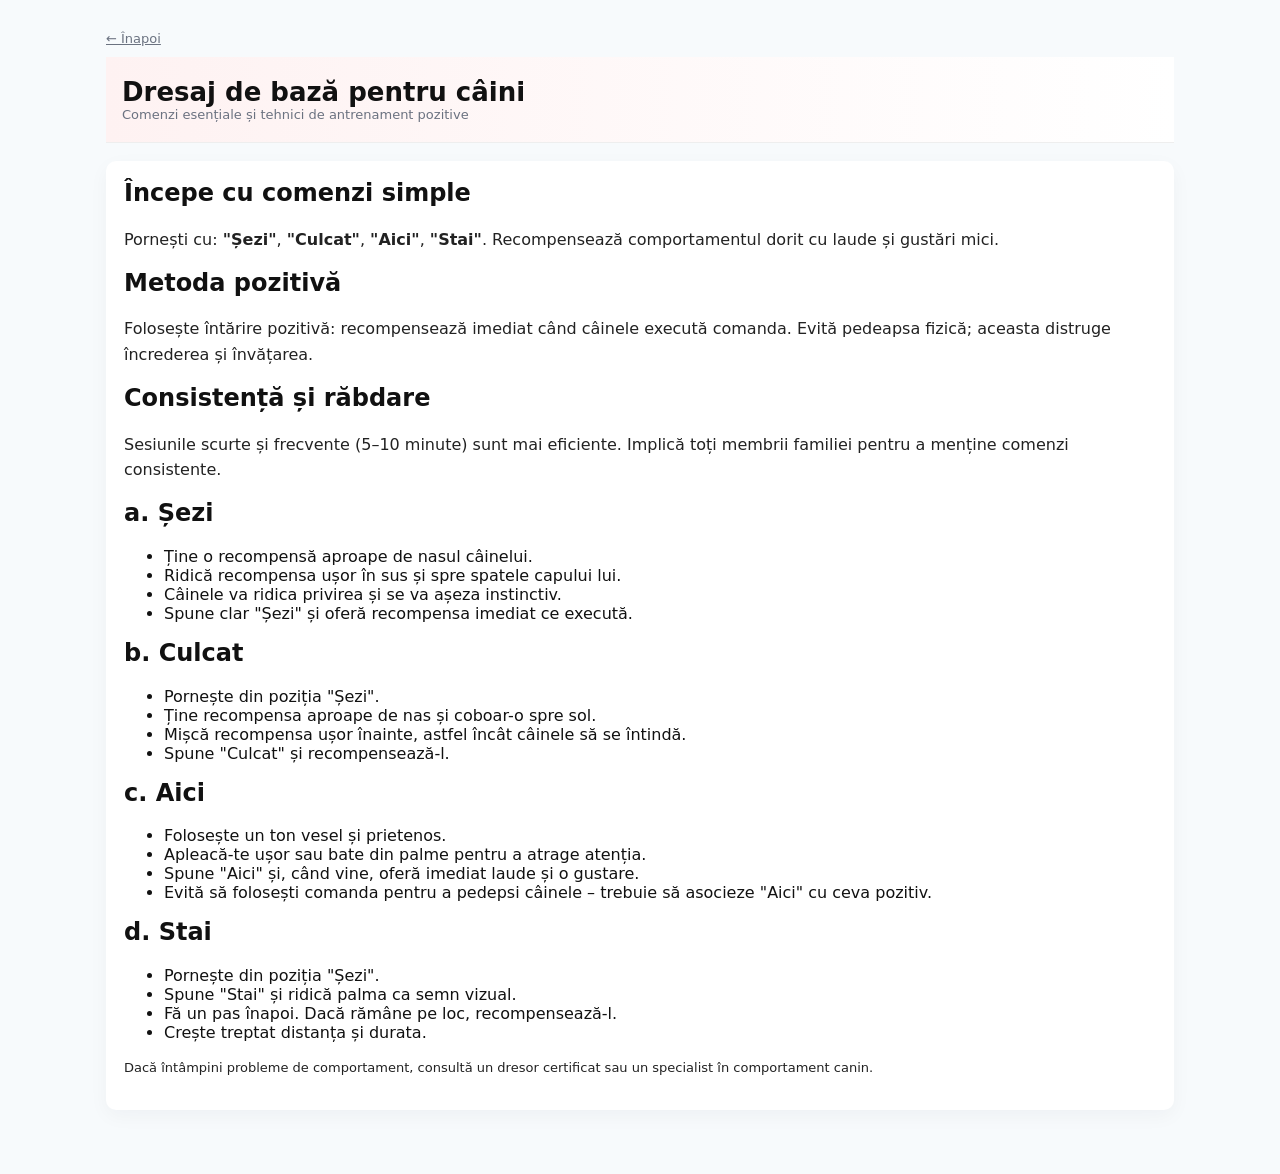
<file: article-dresaj-baza.html>
<!doctype html>
<html lang="ro">
<head>
  <meta charset="utf-8" />
  <meta name="viewport" content="width=device-width,initial-scale=1" />
  <title>Dresaj de bază - Adoptă un prieten</title>
  <meta name="description" content="Comenzi de bază și sfaturi pentru dresajul pozitiv al câinelui tău." />
  <link rel="stylesheet" href="../styles.css">
</head>
<body>
  <main class="container article-page">
    <a class="muted" href="../index.html">← Înapoi</a>
    <header class="article-header">
      <h1>Dresaj de bază pentru câini</h1>
      <div class="muted">Comenzi esențiale și tehnici de antrenament pozitive</div>
    </header>

    <article class="article-content">
      <section>
        <h2>Începe cu comenzi simple</h2>
        <p>Pornești cu: <strong>"Șezi"</strong>, <strong>"Culcat"</strong>, <strong>"Aici"</strong>, <strong>"Stai"</strong>. Recompensează comportamentul dorit cu laude și gustări mici.</p>
      </section>

      <section>
        <h2>Metoda pozitivă</h2>
        <p>Folosește întărire pozitivă: recompensează imediat când câinele execută comanda. Evită pedeapsa fizică; aceasta distruge încrederea și învățarea.</p>
      </section>

      <section>
        <h2>Consistență și răbdare</h2>
        <p>Sesiunile scurte și frecvente (5–10 minute) sunt mai eficiente. Implică toți membrii familiei pentru a menține comenzi consistente.</p>
      </section>

      <section>
        <h2>a. Șezi</h2>
        <ul>
          <li>Ține o recompensă aproape de nasul câinelui.</li>
          <li>Ridică recompensa ușor în sus și spre spatele capului lui.</li>
          <li>Câinele va ridica privirea și se va așeza instinctiv.</li>
          <li>Spune clar "Șezi" și oferă recompensa imediat ce execută.</li>
        </ul>
      </section>

      <section>
        <h2>b. Culcat</h2>
        <ul>
          <li>Pornește din poziția "Șezi".</li>
          <li>Ține recompensa aproape de nas și coboar-o spre sol.</li>
          <li>Mișcă recompensa ușor înainte, astfel încât câinele să se întindă.</li>
          <li>Spune "Culcat" și recompensează-l.</li>
        </ul>
      </section>

      <section>
        <h2>c. Aici</h2>
        <ul>
          <li>Folosește un ton vesel și prietenos.</li>
          <li>Apleacă-te ușor sau bate din palme pentru a atrage atenția.</li>
          <li>Spune "Aici" și, când vine, oferă imediat laude și o gustare.</li>
          <li>Evită să folosești comanda pentru a pedepsi câinele – trebuie să asocieze "Aici" cu ceva pozitiv.</li>
        </ul>
      </section>

      <section>
        <h2>d. Stai</h2>
        <ul>
          <li>Pornește din poziția "Șezi".</li>
          <li>Spune "Stai" și ridică palma ca semn vizual.</li>
          <li>Fă un pas înapoi. Dacă rămâne pe loc, recompensează-l.</li>
          <li>Crește treptat distanța și durata.</li>
        </ul>
      </section>

      <p class="muted">Dacă întâmpini probleme de comportament, consultă un dresor certificat sau un specialist în comportament canin.</p>
    </article>
  </main>
</body>
</html>
</file>
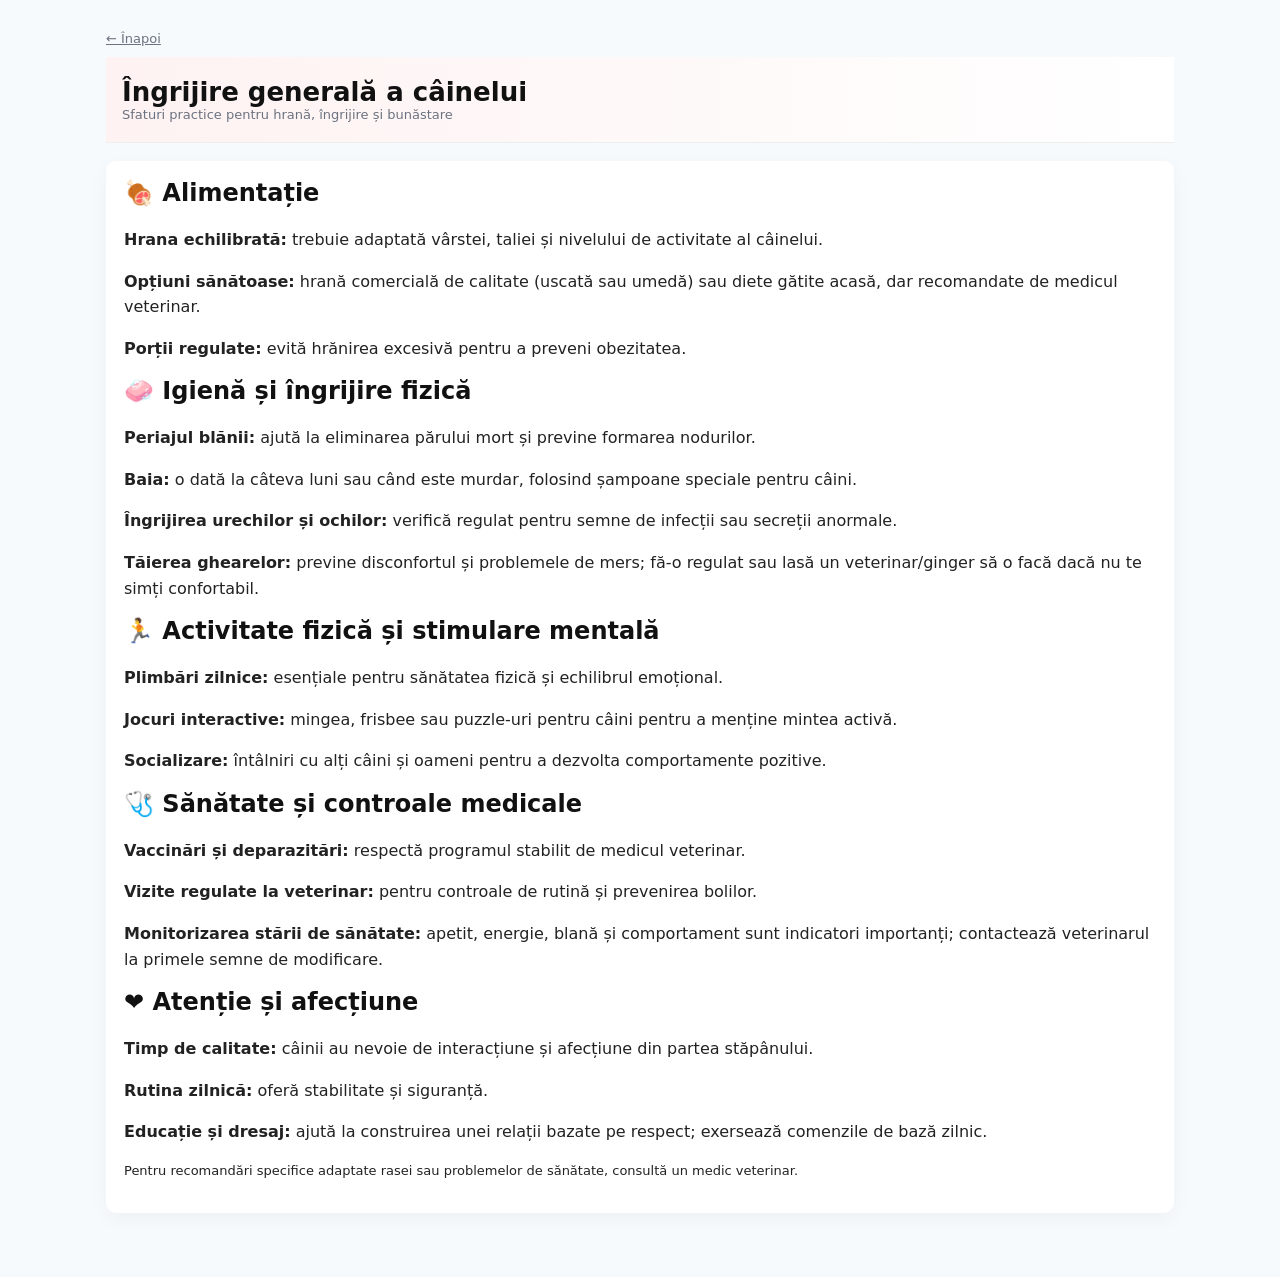
<file: article-ingrijire-generala.html>
<!doctype html>
<html lang="ro">
<head>
  <meta charset="utf-8" />
  <meta name="viewport" content="width=device-width,initial-scale=1" />
  <title>Îngrijire generală - Adoptă un prieten</title>
  <meta name="description" content="Sfaturi de bază pentru îngrijirea câinelui: alimentație, îngrijire blană, exercițiu și siguranță." />
  <link rel="stylesheet" href="../styles.css">
</head>
<body>
  <main class="container article-page">
    <a class="muted" href="../index.html">← Înapoi</a>
    <header class="article-header">
      <h1>Îngrijire generală a câinelui</h1>
      <div class="muted">Sfaturi practice pentru hrană, îngrijire și bunăstare</div>
    </header>

    <article class="article-content">
      <section>
        <h2>🍖 Alimentație</h2>
        <p><strong>Hrana echilibrată:</strong> trebuie adaptată vârstei, taliei și nivelului de activitate al câinelui.</p>
        <p><strong>Opțiuni sănătoase:</strong> hrană comercială de calitate (uscată sau umedă) sau diete gătite acasă, dar recomandate de medicul veterinar.</p>
        <p><strong>Porții regulate:</strong> evită hrănirea excesivă pentru a preveni obezitatea.</p>
      </section>

      <section>
        <h2>🧼 Igienă și îngrijire fizică</h2>
        <p><strong>Periajul blănii:</strong> ajută la eliminarea părului mort și previne formarea nodurilor.</p>
        <p><strong>Baia:</strong> o dată la câteva luni sau când este murdar, folosind șampoane speciale pentru câini.</p>
        <p><strong>Îngrijirea urechilor și ochilor:</strong> verifică regulat pentru semne de infecții sau secreții anormale.</p>
        <p><strong>Tăierea ghearelor:</strong> previne disconfortul și problemele de mers; fă-o regulat sau lasă un veterinar/ginger să o facă dacă nu te simți confortabil.</p>
      </section>

      <section>
        <h2>🏃 Activitate fizică și stimulare mentală</h2>
        <p><strong>Plimbări zilnice:</strong> esențiale pentru sănătatea fizică și echilibrul emoțional.</p>
        <p><strong>Jocuri interactive:</strong> mingea, frisbee sau puzzle-uri pentru câini pentru a menține mintea activă.</p>
        <p><strong>Socializare:</strong> întâlniri cu alți câini și oameni pentru a dezvolta comportamente pozitive.</p>
      </section>

      <section>
        <h2>🩺 Sănătate și controale medicale</h2>
        <p><strong>Vaccinări și deparazitări:</strong> respectă programul stabilit de medicul veterinar.</p>
        <p><strong>Vizite regulate la veterinar:</strong> pentru controale de rutină și prevenirea bolilor.</p>
        <p><strong>Monitorizarea stării de sănătate:</strong> apetit, energie, blană și comportament sunt indicatori importanți; contactează veterinarul la primele semne de modificare.</p>
      </section>

      <section>
        <h2>❤️ Atenție și afecțiune</h2>
        <p><strong>Timp de calitate:</strong> câinii au nevoie de interacțiune și afecțiune din partea stăpânului.</p>
        <p><strong>Rutina zilnică:</strong> oferă stabilitate și siguranță.</p>
        <p><strong>Educație și dresaj:</strong> ajută la construirea unei relații bazate pe respect; exersează comenzile de bază zilnic.</p>
      </section>

      <p class="muted">Pentru recomandări specifice adaptate rasei sau problemelor de sănătate, consultă un medic veterinar.</p>
    </article>
  </main>
</body>
</html>
</file>
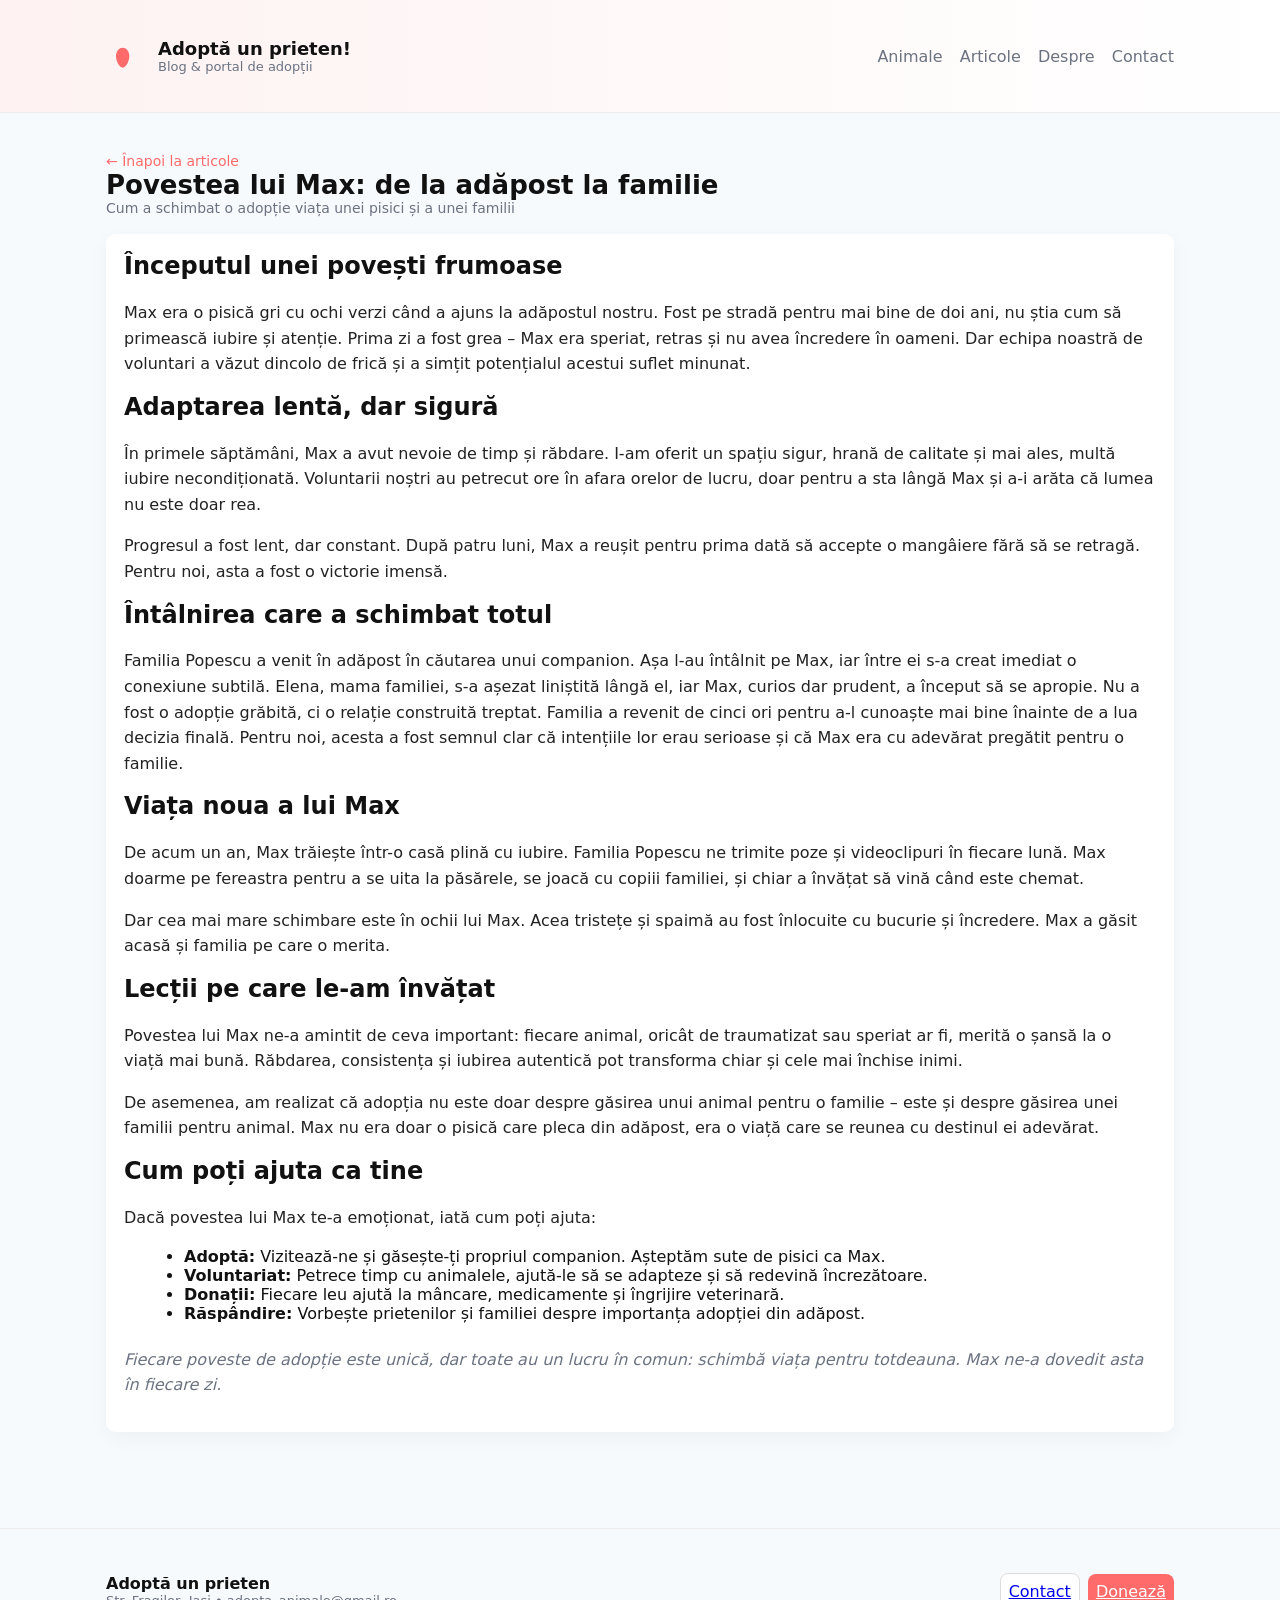
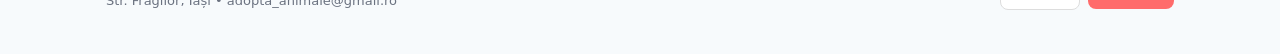
<file: article-max-poveste.html>
<!doctype html>
<html lang="ro">
<head>
	<meta charset="utf-8" />
	<meta name="viewport" content="width=device-width,initial-scale=1" />
	<title>Povestea lui Max - Adoptă un prieten</title>
	<link rel="stylesheet" href="../styles.css">
</head>
<body>
	<header>
		<div class="container nav">
			<div class="brand">
				<svg width="40" height="40" viewBox="0 0 24 24" fill="none" xmlns="http://www.w3.org/2000/svg"><path d="M6 12c0-3 2-5 4-5s4 2 4 5-2 7-4 7-4-4-4-7z" fill="#ff6b6b"/></svg>
				<div>
					<h1>Adoptă un prieten!</h1>
					<div class="muted">Blog & portal de adopții</div>
				</div>
			</div>
			<nav>
				<a href="../index.html#pets">Animale</a>
				<a href="../index.html#posts">Articole</a>
				<a href="../index.html#despre">Despre</a>
				<a href="../index.html#contact">Contact</a>
			</nav>
		</div>
	</header>

	<main class="container article-page">
		<article>
			<div class="article-header">
				<a href="../index.html#posts" style="text-decoration:none;color:#ff6b6b;font-size:14px">← Înapoi la articole</a>
				<h1>Povestea lui Max: de la adăpost la familie</h1>
				<div class="muted" style="font-size:14px">Cum a schimbat o adopție viața unei pisici și a unei familii</div>
			</div>

			<div class="article-content">
				<h2>Începutul unei povești frumoase</h2>
				<p>Max era o pisică gri cu ochi verzi când a ajuns la adăpostul nostru. Fost pe stradă pentru mai bine de doi ani, nu știa cum să primească iubire și atenție. Prima zi a fost grea – Max era speriat, retras și nu avea încredere în oameni. Dar echipa noastră de voluntari a văzut dincolo de frică și a simțit potențialul acestui suflet minunat.</p>

				<h2>Adaptarea lentă, dar sigură</h2>
				<p>În primele săptămâni, Max a avut nevoie de timp și răbdare. I-am oferit un spațiu sigur, hrană de calitate și mai ales, multă iubire necondiționată. Voluntarii noștri au petrecut ore în afara orelor de lucru, doar pentru a sta lângă Max și a-i arăta că lumea nu este doar rea.</p>
				
				<p>Progresul a fost lent, dar constant. După patru luni, Max a reușit pentru prima dată să accepte o mangâiere fără să se retragă. Pentru noi, asta a fost o victorie imensă.</p>

				<h2>Întâlnirea care a schimbat totul</h2>
				<p>Familia Popescu a venit în adăpost în căutarea unui companion. Așa l-au întâlnit pe Max, iar între ei s-a creat imediat o conexiune subtilă. Elena, mama familiei, s-a așezat liniștită lângă el, iar Max, curios dar prudent, a început să se apropie. Nu a fost o adopție grăbită, ci o relație construită treptat.

Familia a revenit de cinci ori pentru a-l cunoaște mai bine înainte de a lua decizia finală. Pentru noi, acesta a fost semnul clar că intențiile lor erau serioase și că Max era cu adevărat pregătit pentru o familie.</p>

				
				<h2>Viața noua a lui Max</h2>
				<p>De acum un an, Max trăiește într-o casă plină cu iubire. Familia Popescu ne trimite poze și videoclipuri în fiecare lună. Max doarme pe fereastra pentru a se uita la păsărele, se joacă cu copiii familiei, și chiar a învățat să vină când este chemat.</p>

				<p>Dar cea mai mare schimbare este în ochii lui Max. Acea tristețe și spaimă au fost înlocuite cu bucurie și încredere. Max a găsit acasă și familia pe care o merita.</p>

				<h2>Lecții pe care le-am învățat</h2>
				<p>Povestea lui Max ne-a amintit de ceva important: fiecare animal, oricât de traumatizat sau speriat ar fi, merită o șansă la o viață mai bună. Răbdarea, consistența și iubirea autentică pot transforma chiar și cele mai închise inimi.</p>

				<p>De asemenea, am realizat că adopția nu este doar despre găsirea unui animal pentru o familie – este și despre găsirea unei familii pentru animal. Max nu era doar o pisică care pleca din adăpost, era o viață care se reunea cu destinul ei adevărat.</p>

				<h2>Cum poți ajuta ca tine</h2>
				<p>Dacă povestea lui Max te-a emoționat, iată cum poți ajuta:</p>
				<ul style="margin-left:20px">
					<li><strong>Adoptă:</strong> Vizitează-ne și găsește-ți propriul companion. Așteptăm sute de pisici ca Max.</li>
					<li><strong>Voluntariat:</strong> Petrece timp cu animalele, ajută-le să se adapteze și să redevină încrezătoare.</li>
					<li><strong>Donații:</strong> Fiecare leu ajută la mâncare, medicamente și îngrijire veterinară.</li>
					<li><strong>Răspândire:</strong> Vorbește prietenilor și familiei despre importanța adopției din adăpost.</li>
				</ul>

				<p style="margin-top:24px;font-style:italic;color:#6b7280">Fiecare poveste de adopție este unică, dar toate au un lucru în comun: schimbă viața pentru totdeauna. Max ne-a dovedit asta în fiecare zi.</p>
			</div>
		</article>
	</main>

	<footer>
		<div class="container">
			<div class="footer-inner">
				<div>
					<strong>Adoptă un prieten</strong>
					<div class="muted">Str. Fragilor, Iași • adopta_animale@gmail.ro</div>
				</div>
				<div style="display:flex;gap:8px;align-items:center">
					<a class="btn outline" href="../index.html#contact">Contact</a>
					<a class="btn primary" href="#">Donează</a>
				</div>
			</div>
		</div>
	</footer>
</body>
</html>
</file>
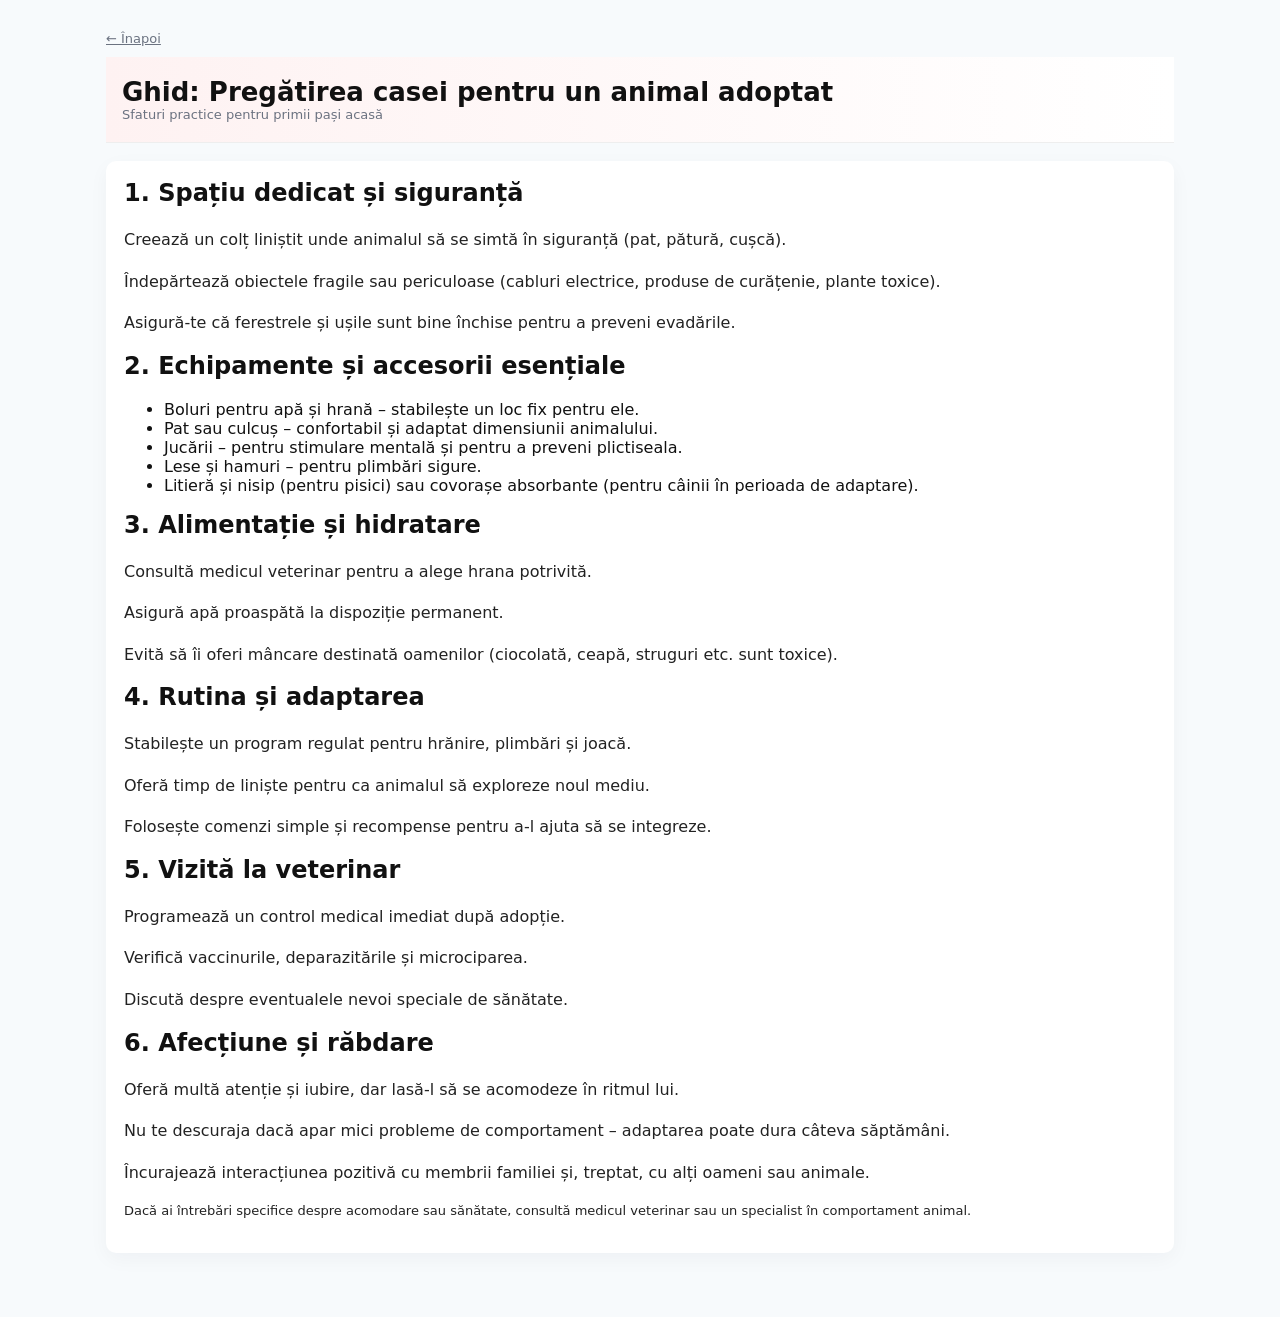
<file: article-pregatire-casa.html>
<!doctype html>
<html lang="ro">
<head>
  <meta charset="utf-8" />
  <meta name="viewport" content="width=device-width,initial-scale=1" />
  <title>Ghid: Pregătirea casei pentru un animal adoptat - Adoptă un prieten</title>
  <meta name="description" content="Sfaturi practice pentru pregătirea casei în vederea adopției unui animal: siguranță, echipamente, rutine și vizite la veterinar." />
  <link rel="stylesheet" href="../styles.css">
</head>
<body>
  <main class="container article-page">
    <a class="muted" href="../index.html">← Înapoi</a>
    <header class="article-header">
      <h1>Ghid: Pregătirea casei pentru un animal adoptat</h1>
      <div class="muted">Sfaturi practice pentru primii pași acasă</div>
    </header>

    <article class="article-content">
      <section>
        <h2>1. Spațiu dedicat și siguranță</h2>
        <p>Creează un colț liniștit unde animalul să se simtă în siguranță (pat, pătură, cușcă).</p>
        <p>Îndepărtează obiectele fragile sau periculoase (cabluri electrice, produse de curățenie, plante toxice).</p>
        <p>Asigură-te că ferestrele și ușile sunt bine închise pentru a preveni evadările.</p>
      </section>

      <section>
        <h2>2. Echipamente și accesorii esențiale</h2>
        <ul>
          <li>Boluri pentru apă și hrană – stabilește un loc fix pentru ele.</li>
          <li>Pat sau culcuș – confortabil și adaptat dimensiunii animalului.</li>
          <li>Jucării – pentru stimulare mentală și pentru a preveni plictiseala.</li>
          <li>Lese și hamuri – pentru plimbări sigure.</li>
          <li>Litieră și nisip (pentru pisici) sau covorașe absorbante (pentru câinii în perioada de adaptare).</li>
        </ul>
      </section>

      <section>
        <h2>3. Alimentație și hidratare</h2>
        <p>Consultă medicul veterinar pentru a alege hrana potrivită.</p>
        <p>Asigură apă proaspătă la dispoziție permanent.</p>
        <p>Evită să îi oferi mâncare destinată oamenilor (ciocolată, ceapă, struguri etc. sunt toxice).</p>
      </section>

      <section>
        <h2>4. Rutina și adaptarea</h2>
        <p>Stabilește un program regulat pentru hrănire, plimbări și joacă.</p>
        <p>Oferă timp de liniște pentru ca animalul să exploreze noul mediu.</p>
        <p>Folosește comenzi simple și recompense pentru a-l ajuta să se integreze.</p>
      </section>

      <section>
        <h2>5. Vizită la veterinar</h2>
        <p>Programează un control medical imediat după adopție.</p>
        <p>Verifică vaccinurile, deparazitările și microciparea.</p>
        <p>Discută despre eventualele nevoi speciale de sănătate.</p>
      </section>

      <section>
        <h2>6. Afecțiune și răbdare</h2>
        <p>Oferă multă atenție și iubire, dar lasă-l să se acomodeze în ritmul lui.</p>
        <p>Nu te descuraja dacă apar mici probleme de comportament – adaptarea poate dura câteva săptămâni.</p>
        <p>Încurajează interacțiunea pozitivă cu membrii familiei și, treptat, cu alți oameni sau animale.</p>
      </section>

      <p class="muted">Dacă ai întrebări specifice despre acomodare sau sănătate, consultă medicul veterinar sau un specialist în comportament animal.</p>
    </article>
  </main>
</body>
</html>
</file>
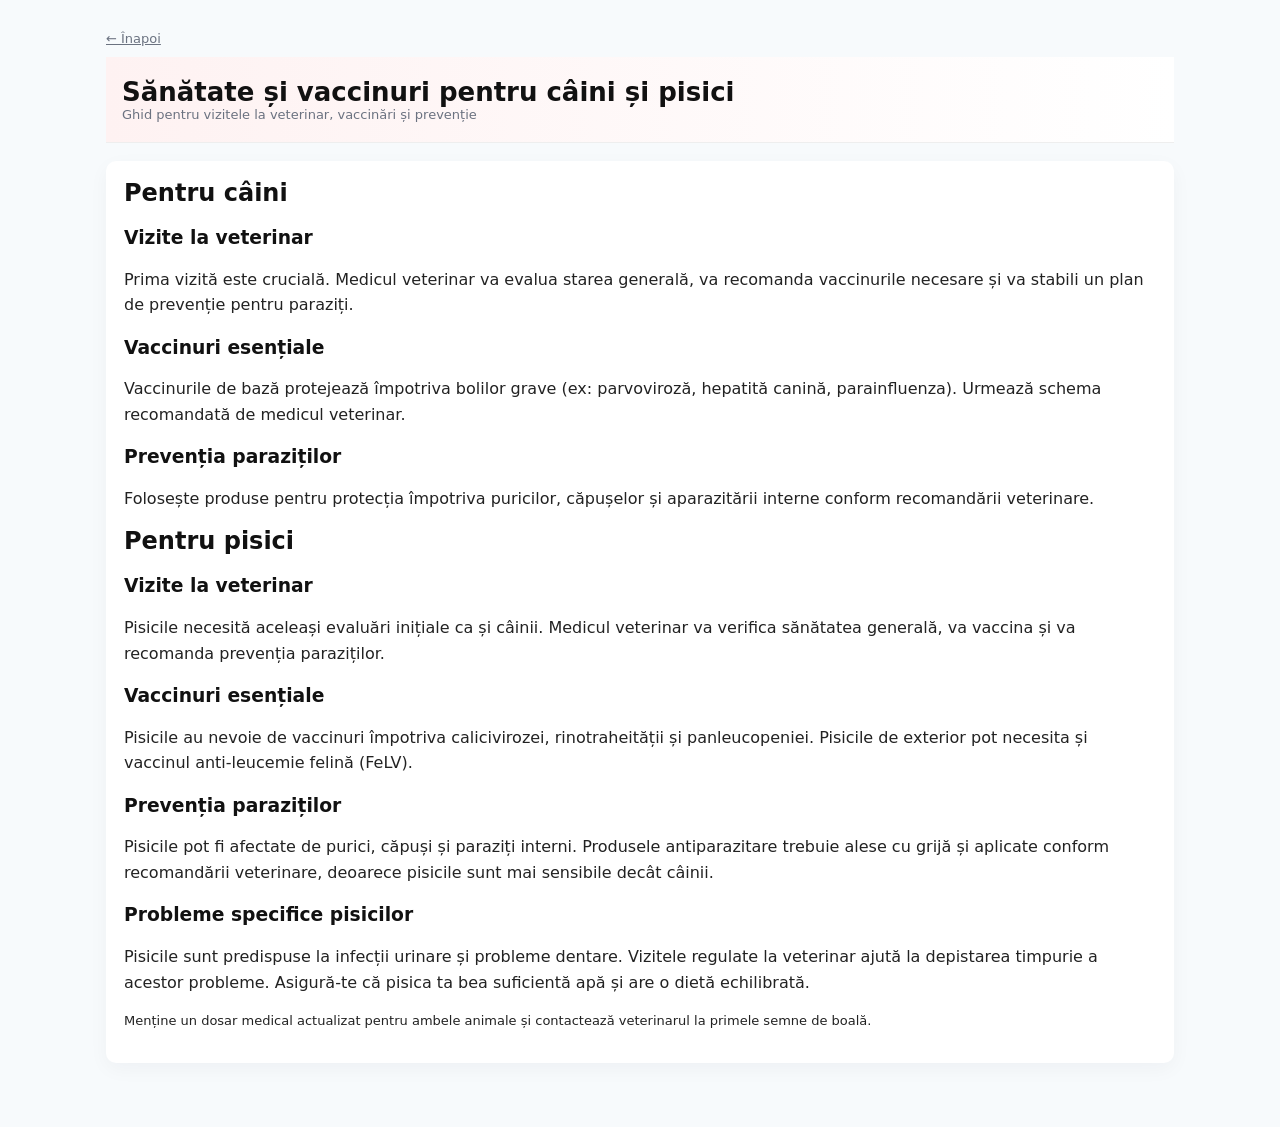
<file: article-sanatate-vaccinuri.html>
<!doctype html>
<html lang="ro">
<head>
  <meta charset="utf-8" />
  <meta name="viewport" content="width=device-width,initial-scale=1" />
  <title>Sănătate & Vaccinuri - Adoptă un prieten!</title>
  <meta name="description" content="Informații despre programul de vaccinare, vizite la veterinar și prevenție pentru câini." />
  <link rel="stylesheet" href="../styles.css">
</head>
<body>
  <main class="container article-page">
    <a class="muted" href="../index.html">← Înapoi</a>
    <header class="article-header">
      <h1>Sănătate și vaccinuri pentru câini și pisici</h1>
      <div class="muted">Ghid pentru vizitele la veterinar, vaccinări și prevenție</div>
    </header>

    <article class="article-content">
      <h2>Pentru câini</h2>
      
      <section>
        <h3>Vizite la veterinar</h3>
        <p>Prima vizită este crucială. Medicul veterinar va evalua starea generală, va recomanda vaccinurile necesare și va stabili un plan de prevenție pentru paraziți.</p>
      </section>

      <section>
        <h3>Vaccinuri esențiale</h3>
        <p>Vaccinurile de bază protejează împotriva bolilor grave (ex: parvoviroză, hepatită canină, parainfluenza). Urmează schema recomandată de medicul veterinar.</p>
      </section>

      <section>
        <h3>Prevenția paraziților</h3>
        <p>Folosește produse pentru protecția împotriva puricilor, căpușelor și aparazitării interne conform recomandării veterinare.</p>
      </section>

      <h2>Pentru pisici</h2>
      
      <section>
        <h3>Vizite la veterinar</h3>
        <p>Pisicile necesită aceleași evaluări inițiale ca și câinii. Medicul veterinar va verifica sănătatea generală, va vaccina și va recomanda prevenția paraziților.</p>
      </section>

      <section>
        <h3>Vaccinuri esențiale</h3>
        <p>Pisicile au nevoie de vaccinuri împotriva calicivirozei, rinotraheității și panleucopeniei. Pisicile de exterior pot necesita și vaccinul anti-leucemie felină (FeLV).</p>
      </section>

      <section>
        <h3>Prevenția paraziților</h3>
        <p>Pisicile pot fi afectate de purici, căpuși și paraziți interni. Produsele antiparazitare trebuie alese cu grijă și aplicate conform recomandării veterinare, deoarece pisicile sunt mai sensibile decât câinii.</p>
      </section>

      <section>
        <h3>Probleme specifice pisicilor</h3>
        <p>Pisicile sunt predispuse la infecții urinare și probleme dentare. Vizitele regulate la veterinar ajută la depistarea timpurie a acestor probleme. Asigură-te că pisica ta bea suficientă apă și are o dietă echilibrată.</p>
      </section>

      <p class="muted">Menține un dosar medical actualizat pentru ambele animale și contactează veterinarul la primele semne de boală.</p>
    </article>
  </main>
</body>
</html>
</file>
<file: styles.css>
:root{--accent:#ff6b6b;--muted:#6b7280;--bg:#f7fafc;--card:#ffffff}
*{box-sizing:border-box}
body{font-family:Inter, system-ui, -apple-system, "Segoe UI", Roboto, "Helvetica Neue", Arial; margin:0; background:var(--bg); color:#111}
header{background:linear-gradient(90deg,#fef2f2,#fff); padding:20px 16px; border-bottom:1px solid #eee}
.container{max-width:1100px;margin:0 auto;padding:16px}
.nav{display:flex;align-items:center;justify-content:space-between;gap:12px}
.brand{display:flex;gap:12px;align-items:center}
.brand h1{font-size:18px;margin:0}
nav a{color:var(--muted);text-decoration:none;margin-left:12px}
.hero{display:grid;grid-template-columns:1fr 380px;gap:24px;align-items:center;padding:28px 0}
.hero h2{font-size:28px;margin:0 0 8px}
.hero p{margin:0 0 16px;color:var(--muted)}
.cta{display:inline-block;background:var(--accent);color:white;padding:10px 16px;border-radius:8px;text-decoration:none}

/* search */
.search{display:flex;gap:8px;margin-top:18px}
.search input{flex:1;padding:10px;border-radius:8px;border:1px solid #ddd}
.search button{padding:10px 12px;border-radius:8px;border:0;background:#333;color:#fff}

/* hero image */
.hero img{width:100%;border-radius:12px;box-shadow:0 8px 24px rgba(0,0,0,0.08)}

/* pets grid */
.grid{display:grid;grid-template-columns:repeat(auto-fill,minmax(240px,1fr));gap:16px;margin-top:18px}
.card{background:var(--card);padding:12px;border-radius:12px;box-shadow:0 6px 18px rgba(16,24,40,0.06);border:1px solid #f0f0f0}
.card .img-wrap{position:relative;width:100%;height:160px;border-radius:8px;overflow:hidden}
.card .img-wrap img{width:100%;height:100%;object-fit:cover}
.card .img-wrap .thumb{position:absolute;bottom:4px;right:4px;width:50px;height:50px;border:2px solid #fff;border-radius:4px;cursor:pointer;opacity:0.8;transition:opacity 0.2s}
.card .img-wrap .thumb:hover{opacity:1}
.card img{width:100%;height:160px;object-fit:cover;border-radius:8px}
.meta{display:flex;justify-content:space-between;align-items:center;margin-top:8px}
.name{font-weight:600}
.muted{color:var(--muted);font-size:13px}
.card p{margin:8px 0 0;color:#333;font-size:14px}
.actions{display:flex;gap:8px;margin-top:10px}
.btn{flex:1;padding:8px;border-radius:8px;border:0;cursor:pointer}
.btn.outline{background:#fff;border:1px solid #ddd}
.btn.primary{background:var(--accent);color:#fff}

/* blog posts */
.posts{margin-top:28px}
.post{display:flex;gap:12px;background:var(--card);padding:12px;border-radius:10px;margin-bottom:12px}
.post img{width:120px;height:80px;object-fit:cover;border-radius:8px}
.post .text h3{margin:0;font-size:16px}
.post .text p{margin:6px 0 0;color:var(--muted);font-size:13px}

footer{padding:28px 0;margin-top:32px;border-top:1px solid #eee}
.footer-inner{display:flex;justify-content:space-between;align-items:center;gap:16px;flex-wrap:wrap}

/* modal */
.modal{position:fixed;inset:0;display:flex;align-items:center;justify-content:center;background:rgba(0,0,0,0.5);visibility:hidden;opacity:0;transition:.18s}
.modal.show{visibility:visible;opacity:1}
.dialog{width:min(720px,94%);background:#fff;padding:18px;border-radius:12px;max-height:90vh;overflow:auto}

/* responsive */
@media (max-width:880px){.hero{grid-template-columns:1fr}
  .hero img{display:none}}

/* stiluri pagină articol */
.article-page{padding:28px 16px 64px}
.article-header{margin:10px 0 18px}
.article-header h1{font-size:26px;margin:0}
.article-content{background:var(--card);padding:18px;border-radius:10px;box-shadow:0 6px 20px rgba(16,24,40,0.04)}
.article-content h2{margin-top:0}
.article-content p{line-height:1.6;color:#222}

@media (max-width:600px){.article-header h1{font-size:20px}.article-content{padding:14px}}
/* animations */
@keyframes cardHover{from{transform:translateY(0);box-shadow:0 6px 18px rgba(16,24,40,0.06)}to{transform:translateY(-4px);box-shadow:0 12px 32px rgba(255,107,107,0.15)}}
.card{transition:all 0.3s ease}
.card:hover{transform:translateY(-4px);box-shadow:0 12px 32px rgba(255,107,107,0.15)}
</file>
